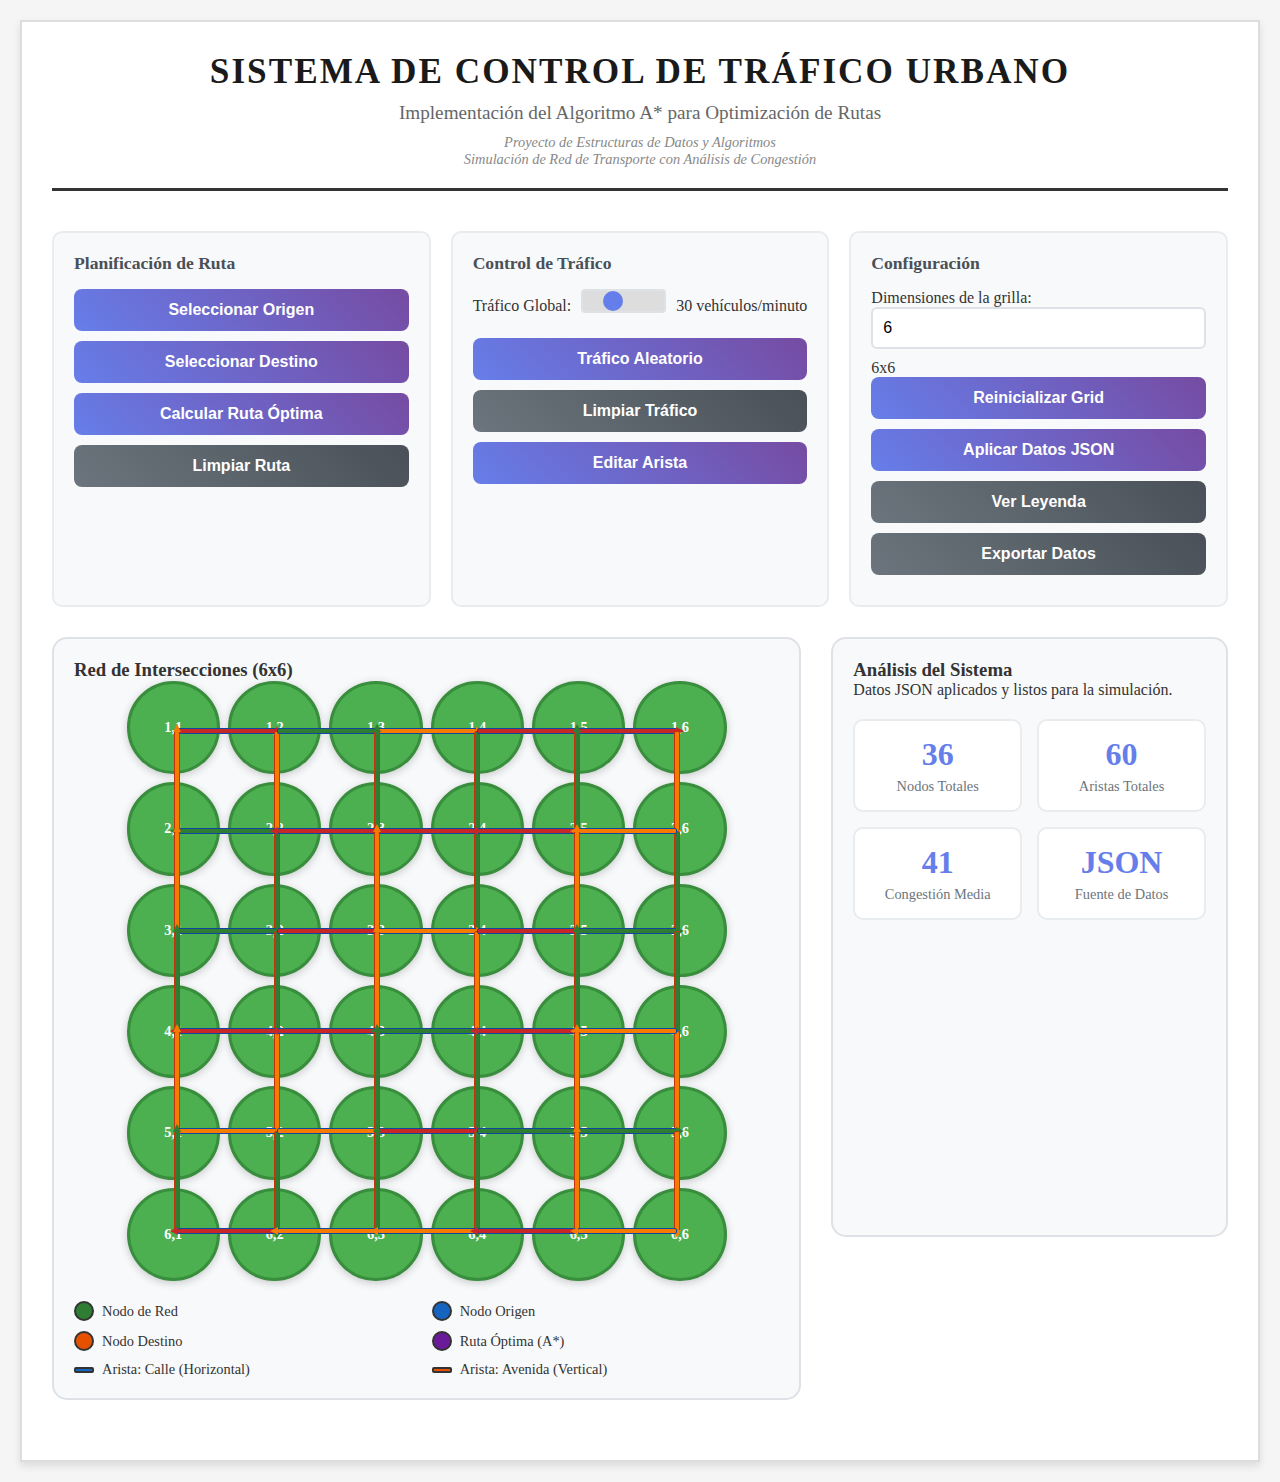
<file: index.html>
<!DOCTYPE html>
<html lang="es">
<head>
    <meta charset="UTF-8">
    <meta name="viewport" content="width=device-width, initial-scale=1.0">
    <title>Sistema de Control de Tráfico</title>
    <style>
        * {
            margin: 0;
            padding: 0;
            box-sizing: border-box;
        }

        body {
            font-family: 'Times New Roman', Times, serif;
            background: #f5f5f5;
            min-height: 100vh;
            padding: 20px;
            color: #333;
        }

        .container {
            max-width: 1400px;
            margin: 0 auto;
            background: white;
            border: 2px solid #ddd;
            padding: 30px;
            box-shadow: 0 4px 8px rgba(0,0,0,0.1);
        }

        .header {
            text-align: center;
            margin-bottom: 40px;
            border-bottom: 3px solid #333;
            padding-bottom: 20px;
        }

        .header h1 {
            font-size: 2.2em;
            margin-bottom: 10px;
            color: #1a1a1a;
            font-weight: bold;
            text-transform: uppercase;
            letter-spacing: 2px;
        }

        .header h2 {
            font-size: 1.2em;
            color: #666;
            font-weight: normal;
            margin-bottom: 10px;
        }

        .university-info {
            font-size: 0.9em;
            color: #888;
            font-style: italic;
        }

        .controls {
            display: grid;
            grid-template-columns: 1fr 1fr 1fr;
            gap: 20px;
            margin-bottom: 30px;
        }

        .control-group {
            background: #f8f9fa;
            padding: 20px;
            border-radius: 10px;
            border: 2px solid #e9ecef;
        }

        .control-group h3 {
            margin-bottom: 15px;
            color: #495057;
            font-size: 1.1em;
        }

        .grid-container {
            display: flex;
            gap: 30px;
            margin-bottom: 30px;
        }

        .traffic-grid {
            flex: 2;
            background: #f8f9fa;
            padding: 20px;
            border-radius: 15px;
            border: 2px solid #dee2e6;
        }

        .grid {
            display: grid;
            gap: 8px;
            width: 100%;
            max-width: 600px;
            aspect-ratio: 1;
            margin: 0 auto;
            position: relative;
        }

        .intersection {
            background: #4CAF50;
            border: 3px solid #388E3C;
            border-radius: 50%;
            display: flex;
            align-items: center;
            justify-content: center;
            cursor: pointer;
            transition: all 0.3s ease;
            position: relative;
            font-weight: bold;
            color: white;
            font-size: clamp(0.6em, 2vw, 0.9em);
            box-shadow: 0 2px 8px rgba(0,0,0,0.2);
            min-height: 30px;
            min-width: 30px;
        }

        .intersection:hover {
            transform: scale(1.15);
            background: #66BB6A;
            box-shadow: 0 4px 12px rgba(0,0,0,0.3);
        }

        .intersection.selected {
            background: #FF5722;
            border-color: #D84315;
            transform: scale(1.2);
        }

        .intersection.origin {
            background: #2196F3;
            border-color: #1976D2;
        }

        .intersection.destination {
            background: #FF9800;
            border-color: #F57C00;
        }

        .intersection.route {
            background: #9C27B0;
            border-color: #7B1FA2;
            animation: pulse 1.5s infinite;
        }

        @keyframes pulse {
            0% { transform: scale(1); }
            50% { transform: scale(1.1); }
            100% { transform: scale(1); }
        }

        .edge {
            position: absolute;
            background: #757575;
            transition: all 0.3s ease;
            border-radius: 2px;
            cursor: pointer;
            z-index: 1;
        }

        .edge::after {
            content: '';
            position: absolute;
            right: -8px;
            top: 50%;
            transform: translateY(-50%);
            width: 0;
            height: 0;
            border-left: 8px solid;
            border-top: 4px solid transparent;
            border-bottom: 4px solid transparent;
            border-left-color: inherit;
        }

        .edge.calle {
            background: #1565C0;
            border: 1px solid #0D47A1;
        }

        .edge.calle::after {
            border-left-color: #1565C0;
        }

        .edge.avenida {
            background: #E65100;
            border: 1px solid #BF360C;
        }

        .edge.avenida::after {
            border-left-color: #E65100;
        }


        .edge:hover {
            background: #333;
            transform: scaleY(1.5);
            z-index: 10;
            border-color: #333;
        }

        .edge:hover::after {
            border-left-color: #333;
        }

        .edge.congested-low {
            background: #2E7D32;
        }

        .edge.congested-low::after {
            border-left-color: #2E7D32;
        }

        .edge.congested-medium {
            background: #F57C00;
        }

        .edge.congested-medium::after {
            border-left-color: #F57C00;
        }

        .edge.congested-high {
            background: #C62828;
        }

        .edge.congested-high::after {
            border-left-color: #C62828;
        }

        .edge.route {
            background: #9C27B0;
            border-color: #7B1FA2;
            box-shadow: 0 0 12px rgba(156, 39, 176, 0.6);
        }

        .edge.route::after {
            border-left-color: #9C27B0;
        }

        .info-panel {
            flex: 1;
            background: #f8f9fa;
            padding: 20px;
            border-radius: 15px;
            border: 2px solid #dee2e6;
            max-height: 600px;
            overflow-y: auto;
        }

        .btn {
            background: linear-gradient(45deg, #667eea, #764ba2);
            color: white;
            border: none;
            padding: 12px 24px;
            border-radius: 8px;
            cursor: pointer;
            font-size: 1em;
            font-weight: 600;
            transition: all 0.3s ease;
            width: 100%;
            margin-bottom: 10px;
        }

        .btn:hover {
            transform: translateY(-2px);
            box-shadow: 0 6px 20px rgba(102, 126, 234, 0.4);
        }

        .btn:active {
            transform: translateY(0);
        }

        .btn-secondary {
            background: linear-gradient(45deg, #6c757d, #495057);
        }

        .btn-danger {
            background: linear-gradient(45deg, #dc3545, #c82333);
        }

        input, select {
            width: 100%;
            padding: 10px;
            border: 2px solid #dee2e6;
            border-radius: 6px;
            margin-bottom: 10px;
            font-size: 1em;
            transition: border-color 0.3s ease;
        }

        input:focus, select:focus {
            outline: none;
            border-color: #667eea;
            box-shadow: 0 0 0 3px rgba(102, 126, 234, 0.1);
        }

        .route-info {
            background: #e3f2fd;
            padding: 15px;
            border-radius: 8px;
            margin: 10px 0;
            border-left: 4px solid #2196F3;
        }

        .legend {
            display: grid;
            grid-template-columns: repeat(2, 1fr);
            gap: 10px;
            margin-top: 20px;
        }

        .legend-item {
            display: flex;
            align-items: center;
            gap: 8px;
            font-size: 0.9em;
        }

        .legend-color {
            width: 20px;
            height: 20px;
            border-radius: 50%;
            border: 2px solid #333;
        }

        .traffic-slider {
            margin: 10px 0;
        }

        .slider-container {
            display: flex;
            align-items: center;
            gap: 10px;
            margin-bottom: 15px;
        }

        .slider {
            flex: 1;
            height: 8px;
            border-radius: 4px;
            background: #ddd;
            outline: none;
            -webkit-appearance: none;
        }

        .slider::-webkit-slider-thumb {
            -webkit-appearance: none;
            appearance: none;
            width: 20px;
            height: 20px;
            border-radius: 50%;
            background: #667eea;
            cursor: pointer;
        }

        .modal {
            display: none;
            position: fixed;
            z-index: 1000;
            left: 0;
            top: 0;
            width: 100%;
            height: 100%;
            background-color: rgba(0,0,0,0.5);
        }

        .modal-content {
            background-color: white;
            margin: 10% auto;
            padding: 20px;
            border-radius: 15px;
            width: 80%;
            max-width: 500px;
            box-shadow: 0 10px 30px rgba(0,0,0,0.3);
        }

        .close {
            color: #aaa;
            float: right;
            font-size: 28px;
            font-weight: bold;
            cursor: pointer;
        }

        .close:hover {
            color: #000;
        }

        .stats {
            display: grid;
            grid-template-columns: repeat(auto-fit, minmax(150px, 1fr));
            gap: 15px;
            margin-top: 20px;
        }

        .stat-card {
            background: white;
            padding: 15px;
            border-radius: 10px;
            text-align: center;
            border: 2px solid #e9ecef;
        }

        .stat-value {
            font-size: 2em;
            font-weight: bold;
            color: #667eea;
        }

        .stat-label {
            color: #6c757d;
            font-size: 0.9em;
            margin-top: 5px;
        }
    </style>
</head>
<body>
    <div class="container">
        <div class="header">
            <h1>Sistema de Control de Tráfico Urbano</h1>
            <h2>Implementación del Algoritmo A* para Optimización de Rutas</h2>
            <div class="university-info">
                Proyecto de Estructuras de Datos y Algoritmos<br>
                Simulación de Red de Transporte con Análisis de Congestión
            </div>
        </div>

        <div class="controls">
            <div class="control-group">
                <h3>Planificación de Ruta</h3>
                <button class="btn" onclick="setRouteMode('origin')">Seleccionar Origen</button>
                <button class="btn" onclick="setRouteMode('destination')">Seleccionar Destino</button>
                <button class="btn" onclick="calculateRoute()">Calcular Ruta Óptima</button>
                <button class="btn btn-secondary" onclick="clearRoute()">Limpiar Ruta</button>
            </div>

            <div class="control-group">
                <h3>Control de Tráfico</h3>
                <div class="slider-container">
                    <label>Tráfico Global:</label>
                    <input type="range" id="globalTraffic" class="slider" min="0" max="100" value="30" onchange="updateGlobalTraffic(this.value)">
                    <span id="globalTrafficValue">30</span>
                </div>
                <button class="btn" onclick="randomizeTraffic()">Tráfico Aleatorio</button>
                <button class="btn btn-secondary" onclick="clearAllTraffic()">Limpiar Tráfico</button>
                <button class="btn" onclick="showTrafficModal()">Editar Arista</button>
            </div>

            <div class="control-group">
                <h3>Configuración</h3>
                <div class="input-container">
                    <label for="gridSize">Dimensiones de la grilla:</label>
                    <input type="number" id="gridSize" min="3" max="100" value="6" onchange="updateGridSize(this.value)">
                    <span id="gridSizeValue">6x6</span>
                </div>
                <button class="btn" onclick="initializeGrid()">Reinicializar Grid</button>
                <button class="btn" onclick="initializeGrid({ mode: 'json' })">Aplicar Datos JSON</button>
                <button class="btn btn-secondary" onclick="showLegend()">Ver Leyenda</button>
                <button class="btn btn-secondary" onclick="exportData()">Exportar Datos</button>
            </div>
        </div>

        <div class="grid-container">
            <div class="traffic-grid">
                <h3 id="gridTitle">Red de Intersecciones (6x6)</h3>
                <div class="grid" id="trafficGrid"></div>
                
                <div class="legend">
                    <div class="legend-item">
                        <div class="legend-color" style="background: #2E7D32;"></div>
                        <span>Nodo de Red</span>
                    </div>
                    <div class="legend-item">
                        <div class="legend-color" style="background: #1565C0;"></div>
                        <span>Nodo Origen</span>
                    </div>
                    <div class="legend-item">
                        <div class="legend-color" style="background: #E65100;"></div>
                        <span>Nodo Destino</span>
                    </div>
                    <div class="legend-item">
                        <div class="legend-color" style="background: #6A1B9A;"></div>
                        <span>Ruta Óptima (A*)</span>
                    </div>
                    <div class="legend-item">
                        <div class="legend-color" style="background: #1565C0; border-radius: 2px; height: 6px;"></div>
                        <span>Arista: Calle (Horizontal)</span>
                    </div>
                    <div class="legend-item">
                        <div class="legend-color" style="background: #E65100; border-radius: 2px; height: 6px;"></div>
                        <span>Arista: Avenida (Vertical)</span>
                    </div>
                </div>
            </div>

            <div class="info-panel">
                <h3>Análisis del Sistema</h3>
                <div id="infoContent">
                    <p><strong>Descripción:</strong> Sistema de simulación de red de tráfico impulsado por el algoritmo A* para la búsqueda de caminos dirigidos y eficientes.</p>
                    <br>
                    <p><strong>Metodología:</strong></p>
                    <ul style="margin-left: 20px; margin-top: 10px;">
                        <li>Definir nodo origen mediante selección directa</li>
                        <li>Definir nodo destino en la red</li>
                        <li>Ejecutar A* para encontrar la ruta de menor costo guiado por heurística</li>
                        <li>Ajustar parámetros de congestión (0-100 veh/min)</li>
                        <li>Analizar resultados y métricas de rendimiento</li>
                    </ul>
                    <br>
                    <p><strong>Nota:</strong> Las aristas muestran direccionalidad mediante flechas. Los pesos se calculan usando la fórmula: peso = (vehículos/min / 100) × multiplicador_tipo</p>
                </div>

                <div class="stats">
                    <div class="stat-card">
                        <div class="stat-value" id="totalIntersections">36</div>
                        <div class="stat-label">Nodos Totales</div>
                    </div>
                    <div class="stat-card">
                        <div class="stat-value" id="totalEdges">60</div>
                        <div class="stat-label">Aristas Totales</div>
                    </div>
                    <div class="stat-card">
                        <div class="stat-value" id="avgTraffic">0</div>
                        <div class="stat-label">Congestión Media</div>
                    </div>
                    <div class="stat-card">
                        <div class="stat-value" id="dataSourceTag">Procedural</div>
                        <div class="stat-label">Fuente de Datos</div>
                    </div>
                </div>
            </div>
        </div>
    </div>

    <!-- Modal para editar aristas -->
    <div id="trafficModal" class="modal">
        <div class="modal-content">
            <span class="close" onclick="closeTrafficModal()">&times;</span>
            <h3>Editar Tráfico de Arista</h3>
            <div id="modalContent">
                <p>Selecciona una arista en el mapa para editarla</p>
            </div>
        </div>
    </div>

        <script>
        class Intersection {
            constructor(row, col) {
                this.row = row;
                this.col = col;
                this.id = `${row},${col}`;
                this.neighbors = [];
                this.loadNS = 0;
                this.loadEW = 0;
            }

            calculateNeighbors(limit = gridSize) {
                let vrow = (this.col % 2 === 1) ? this.row - 1 : this.row + 1;
                let vcol = this.col;
                if (vrow < 1 || vrow > limit || vcol < 1 || vcol > limit) {
                    vrow = 0;
                    vcol = 0;
                }

                let hrow = this.row;
                let hcol = (this.row % 2 === 1) ? this.col + 1 : this.col - 1;
                if (hrow < 1 || hrow > limit || hcol < 1 || hcol > limit) {
                    hrow = 0;
                    hcol = 0;
                }

                return [vrow, vcol, hrow, hcol];
            }

            toString() {
                return `(${this.id})`;
            }
        }

        class Edge {
            constructor(from, to, type) {
                this.from = from;
                this.to = to;
                this.type = type;
                this.vehiclesPorMin = 0;
                this.weight = 0;
                this.weightMultiplier = type === 'calle' ? 1.20 : 0.80;
            }

            calculateWeight() {
                const divisor = Math.max(1, networkConfig.maxVehPerMin);
                const normalized = this.vehiclesPorMin / divisor;
                const multiplier = this.type === 'calle' ? networkConfig.multCalle : networkConfig.multAvenida;
                this.weightMultiplier = multiplier;
                const raw = normalized * multiplier;
                this.weight = Math.max(0, Math.min(1, raw));
            }

            setVehiclesPorMin(vpm) {
                this.vehiclesPorMin = Math.max(0, parseInt(vpm, 10) || 0);
                this.calculateWeight();
            }

            getDynamicCost() {
                const load = this.type === 'avenida' ? this.to.loadNS : this.to.loadEW;
                const penalty = 0.25 * load;
                return Math.max(0, Math.min(1, this.weight + penalty));
            }
        }

        const networkCache = { data: null, promise: null };

        let intersections = [];
        let edges = [];
        let grid = [];
        let selectedOrigin = null;
        let selectedDestination = null;
        let currentRoute = [];
        let routeMode = null;
        let selectedEdge = null;
        let gridSize = 6;
        let routeMetrics = null;
        let dataSource = 'procedural';
        let networkConfig = {
            maxVehPerMin: 100,
            multCalle: 1.20,
            multAvenida: 0.80
        };

        function resetSelections() {
            selectedOrigin = null;
            selectedDestination = null;
            currentRoute = [];
            routeMode = null;
            selectedEdge = null;
            routeMetrics = null;
        }

        async function loadNetworkData(forceRefresh = false) {
            if (!forceRefresh && networkCache.data) {
                return networkCache.data;
            }
            if (!forceRefresh && networkCache.promise) {
                return networkCache.promise;
            }
            networkCache.promise = fetch('red_vial.json', { cache: 'no-store' })
                .then(resp => resp.ok ? resp.json() : null)
                .then(data => {
                    networkCache.data = data;
                    return data;
                })
                .catch(() => null);
            return networkCache.promise;
        }

        function applyNetworkConfig(config = {}) {
            if (!config) return;
            if (typeof config.maxVehPerMin === 'number') {
                networkConfig.maxVehPerMin = config.maxVehPerMin;
            }
            if (typeof config.multCalle === 'number') {
                networkConfig.multCalle = config.multCalle;
            }
            if (typeof config.multAvenida === 'number') {
                networkConfig.multAvenida = config.multAvenida;
            }
        }

        async function initializeSystem({ mode = dataSource, force = false } = {}) {
            intersections = [];
            edges = [];
            grid = [];
            routeMetrics = null;

            let data = null;
            if (mode === 'json') {
                data = await loadNetworkData(force);
            }

            if (data) {
                dataSource = 'json';
                applyNetworkConfig(data.config);
                buildGraphFromJson(data);
            } else {
                dataSource = 'procedural';
                buildProceduralGraph(gridSize);
            }

            recomputeIntersectionLoads();
            updateStats();
        }

        function buildProceduralGraph(size) {
            for (let r = 1; r <= size; r++) {
                grid[r] = [];
                for (let c = 1; c <= size; c++) {
                    const node = new Intersection(r, c);
                    grid[r][c] = node;
                    intersections.push(node);
                }
            }

            for (let r = 1; r <= size; r++) {
                for (let c = 1; c <= size; c++) {
                    const intersection = grid[r][c];
                    const neighbors = intersection.calculateNeighbors(size);

                    if (neighbors[0] && neighbors[1]) {
                        const neighbor = grid[neighbors[0]][neighbors[1]];
                        if (!edgeExists(intersection, neighbor)) {
                            const edge = new Edge(intersection, neighbor, 'avenida');
                            edges.push(edge);
                            intersection.neighbors.push(edge);
                        }
                    }

                    if (neighbors[2] && neighbors[3]) {
                        const neighbor = grid[neighbors[2]][neighbors[3]];
                        if (!edgeExists(intersection, neighbor)) {
                            const edge = new Edge(intersection, neighbor, 'calle');
                            edges.push(edge);
                            intersection.neighbors.push(edge);
                        }
                    }
                }
            }
        }

        function buildGraphFromJson(data) {
            const nodes = new Map();
            let maxRow = 0;
            let maxCol = 0;

            (data.semaforos || []).forEach(info => {
                const id = info.id || `${info.fila},${info.columna}`;
                const node = new Intersection(info.fila, info.columna);
                node.loadNS = parseFloat(info.loadNS ?? 0);
                node.loadEW = parseFloat(info.loadEW ?? 0);
                nodes.set(id, node);
                maxRow = Math.max(maxRow, info.fila);
                maxCol = Math.max(maxCol, info.columna);
            });

            (data.aristas || []).forEach(raw => {
                const [fromRow, fromCol] = raw.origen.split(',').map(Number);
                const [toRow, toCol] = raw.destino.split(',').map(Number);
                const fromId = raw.origen;
                const toId = raw.destino;
                maxRow = Math.max(maxRow, fromRow, toRow);
                maxCol = Math.max(maxCol, fromCol, toCol);
                if (!nodes.has(fromId)) nodes.set(fromId, new Intersection(fromRow, fromCol));
                if (!nodes.has(toId)) nodes.set(toId, new Intersection(toRow, toCol));
            });

            gridSize = Math.max(maxRow, maxCol);

            for (let r = 1; r <= gridSize; r++) {
                grid[r] = [];
                for (let c = 1; c <= gridSize; c++) {
                    const id = `${r},${c}`;
                    if (!nodes.has(id)) {
                        nodes.set(id, new Intersection(r, c));
                    }
                    grid[r][c] = nodes.get(id);
                }
            }

            intersections = Array.from(nodes.values());

            (data.aristas || []).forEach(raw => {
                const from = nodes.get(raw.origen);
                const to = nodes.get(raw.destino);
                if (!from || !to) return;
                const tipo = raw.tipo && raw.tipo.toLowerCase().includes('avenida') ? 'avenida' : 'calle';
                const edge = new Edge(from, to, tipo);
                edge.setVehiclesPorMin(raw.vehiculosPorMin ?? 0);
                edges.push(edge);
                from.neighbors.push(edge);
            });
        }

        function edgeExists(a, b) {
            return edges.some(edge =>
                (edge.from === a && edge.to === b) || (edge.from === b && edge.to === a)
            );
        }

        function recomputeIntersectionLoads() {
            const accumulator = new Map();

            edges.forEach(edge => {
                const bucket = edge.type === 'avenida' ? 'vertical' : 'horizontal';
                const info = accumulator.get(edge.to.id) || { vertical: [], horizontal: [] };
                info[bucket].push(edge.weight);
                accumulator.set(edge.to.id, info);
            });

            intersections.forEach(node => {
                const info = accumulator.get(node.id) || { vertical: [], horizontal: [] };
                node.loadNS = average(info.vertical);
                node.loadEW = average(info.horizontal);
            });
        }

        function average(list) {
            if (!list.length) return 0;
            return list.reduce((sum, value) => sum + value, 0) / list.length;
        }

        function heuristic(a, b) {
            const dx = a.row - b.row;
            const dy = a.col - b.col;
            return Math.sqrt(dx * dx + dy * dy);
        }

        function reconstructRoute(prev, current) {
            const route = [];
            let node = current;
            while (node) {
                route.unshift(node);
                node = prev.get(node);
            }
            return route;
        }

        function astar(origin, destination) {
            const gScore = new Map();
            const fScore = new Map();
            const cameFrom = new Map();
            const openSet = new Set();
            const closedSet = new Set();

            intersections.forEach(node => {
                gScore.set(node, Infinity);
                fScore.set(node, Infinity);
            });

            gScore.set(origin, 0);
            fScore.set(origin, heuristic(origin, destination));
            openSet.add(origin);

            let expanded = 0;
            let requeued = 0;

            while (openSet.size > 0) {
                let current = null;
                let minScore = Infinity;
                openSet.forEach(node => {
                    const score = fScore.get(node) ?? Infinity;
                    if (score < minScore) {
                        minScore = score;
                        current = node;
                    }
                });

                if (!current) break;

                if (current === destination) {
                    return {
                        route: reconstructRoute(cameFrom, current),
                        metrics: {
                            cost: gScore.get(destination),
                            expanded,
                            requeued,
                            heuristic: heuristic(origin, destination)
                        }
                    };
                }

                openSet.delete(current);
                closedSet.add(current);
                expanded++;

                current.neighbors.forEach(edge => {
                    const neighbor = edge.to;
                    if (closedSet.has(neighbor)) return;

                    const tentative = gScore.get(current) + edge.getDynamicCost();
                    if (tentative < (gScore.get(neighbor) ?? Infinity)) {
                        cameFrom.set(neighbor, current);
                        gScore.set(neighbor, tentative);
                        fScore.set(neighbor, tentative + heuristic(neighbor, destination));
                        if (openSet.has(neighbor)) {
                            requeued++;
                        }
                        openSet.add(neighbor);
                    }
                });
            }

            throw new Error(`No existe ruta entre ${origin} y ${destination}`);
        }

        function renderGrid() {
            const gridElement = document.getElementById('trafficGrid');
            gridElement.innerHTML = '';
            gridElement.style.gridTemplateColumns = `repeat(${gridSize}, 1fr)`;
            gridElement.style.gridTemplateRows = `repeat(${gridSize}, 1fr)`;

            for (let r = 1; r <= gridSize; r++) {
                for (let c = 1; c <= gridSize; c++) {
                    const intersection = grid[r] && grid[r][c];
                    if (!intersection) continue;
                    const element = document.createElement('div');
                    element.className = 'intersection';
                    element.textContent = `${r},${c}`;
                    element.style.gridColumn = c;
                    element.style.gridRow = r;
                    element.onclick = () => selectIntersection(intersection);

                    if (intersection === selectedOrigin) {
                        element.classList.add('origin');
                    } else if (intersection === selectedDestination) {
                        element.classList.add('destination');
                    } else if (currentRoute.includes(intersection)) {
                        element.classList.add('route');
                    }

                    gridElement.appendChild(element);
                }
            }

            edges.forEach(edge => {
                const fromPos = getGridPosition(edge.from);
                const toPos = getGridPosition(edge.to);
                const edgeElement = document.createElement('div');
                edgeElement.className = `edge ${edge.type}`;
                edgeElement.onclick = () => selectEdge(edge);

                const deltaX = toPos.x - fromPos.x;
                const deltaY = toPos.y - fromPos.y;
                const length = Math.sqrt(deltaX * deltaX + deltaY * deltaY);
                const angle = Math.atan2(deltaY, deltaX) * 180 / Math.PI;
                const centerX = (fromPos.x + toPos.x) / 2;
                const centerY = (fromPos.y + toPos.y) / 2;

                edgeElement.style.width = `${length}px`;
                edgeElement.style.height = `6px`;
                edgeElement.style.left = `${centerX - length / 2}px`;
                edgeElement.style.top = `${centerY - 3}px`;
                edgeElement.style.transform = `rotate(${angle}deg)`;

                const cost = edge.getDynamicCost();
                if (cost < 0.33) {
                    edgeElement.classList.add('congested-low');
                } else if (cost < 0.66) {
                    edgeElement.classList.add('congested-medium');
                } else {
                    edgeElement.classList.add('congested-high');
                }
                if (isEdgeInCurrentRoute(edge)) {
                    edgeElement.classList.add('route');
                }
                edgeElement.title = `Peso dinámico: ${cost.toFixed(3)} | Tráfico: ${edge.vehiclesPorMin} veh/min`;

                gridElement.appendChild(edgeElement);
            });
        }

        function getGridPosition(intersection) {
            const gridElement = document.getElementById('trafficGrid');
            const rect = gridElement.getBoundingClientRect();
            const cellWidth = rect.width / gridSize;
            const cellHeight = rect.height / gridSize;
            const x = (intersection.col - 0.5) * cellWidth;
            const y = (intersection.row - 0.5) * cellHeight;
            return { x, y };
        }

        function isEdgeInCurrentRoute(edge) {
            for (let i = 0; i < currentRoute.length - 1; i++) {
                if (currentRoute[i] === edge.from && currentRoute[i + 1] === edge.to) {
                    return true;
                }
            }
            return false;
        }

        function selectIntersection(intersection) {
            if (routeMode === 'origin') {
                selectedOrigin = intersection;
                updateInfoPanel(`Nodo origen seleccionado: ${intersection}`);
            } else if (routeMode === 'destination') {
                selectedDestination = intersection;
                updateInfoPanel(`Nodo destino seleccionado: ${intersection}`);
            } else {
                updateInfoPanel('Define si deseas seleccionar origen o destino antes de hacer clic en una intersección.');
                return;
            }
            renderGrid();
        }

        function selectEdge(edge) {
            selectedEdge = edge;
            const max = networkConfig.maxVehPerMin;
            updateInfoPanel(`
                <h4>Análisis de Arista: ${edge.from} → ${edge.to}</h4>
                <p><strong>Tipo de vía:</strong> ${edge.type.charAt(0).toUpperCase() + edge.type.slice(1)}</p>
                <p><strong>Flujo vehicular:</strong> ${edge.vehiclesPorMin} vehículos/minuto</p>
                <p><strong>Peso normalizado:</strong> ${edge.weight.toFixed(4)}</p>
                <p><strong>Peso dinámico (A*):</strong> ${edge.getDynamicCost().toFixed(4)}</p>
                <p><strong>Multiplicador aplicado:</strong> ${edge.weightMultiplier.toFixed(2)}</p>
                <div style="margin-top: 15px; border: 1px solid #ddd; padding: 15px;">
                    <label><strong>Ajuste de parámetros:</strong></label>
                    <input type="range" min="0" max="${max}" value="${edge.vehiclesPorMin}" 
                           onchange="updateEdgeTraffic(${edges.indexOf(edge)}, this.value)"
                           style="width: 100%; margin: 10px 0;">
                    <div style="display: flex; justify-content: space-between;">
                        <span>0 veh/min</span>
                        <span><strong>${edge.vehiclesPorMin} veh/min</strong></span>
                        <span>${max} veh/min</span>
                    </div>
                </div>
            `);
        }

        function setRouteMode(mode) {
            routeMode = mode;
            updateInfoPanel(
                mode === 'origin'
                    ? 'Ahora selecciona el nodo origen para el algoritmo A*.'
                    : 'Selecciona el nodo destino para completar la ruta.'
            );
        }

        function calculateRoute() {
            if (!selectedOrigin || !selectedDestination) {
                alert('Error: define origen y destino antes de ejecutar la búsqueda.');
                return;
            }

            try {
                const result = astar(selectedOrigin, selectedDestination);
                currentRoute = result.route;
                routeMetrics = result.metrics;
                const totalWeight = routeMetrics.cost ?? calculateRouteWeight(currentRoute);

                updateInfoPanel(`
                    <h4>Resultado del Algoritmo A*</h4>
                    <p><strong>Nodo Origen:</strong> ${selectedOrigin}</p>
                    <p><strong>Nodo Destino:</strong> ${selectedDestination}</p>
                    <p><strong>Nodos en la ruta:</strong> ${currentRoute.length}</p>
                    <p><strong>Costo heurístico inicial:</strong> ${routeMetrics.heuristic.toFixed(3)}</p>
                    <p><strong>Costo real acumulado:</strong> ${totalWeight.toFixed(3)}</p>
                    <p><strong>Nodos expandidos:</strong> ${routeMetrics.expanded}</p>
                    <p><strong>Reencolados:</strong> ${routeMetrics.requeued}</p>
                    <div class="route-info">
                        <h5>Secuencia de nodos:</h5>
                        <ol style="margin-left: 20px;">
                            ${currentRoute.map((intersection, index) =>
                                `<li>Nodo ${intersection}${index === 0 ? ' (origen)' : index === currentRoute.length - 1 ? ' (destino)' : ''}</li>`
                            ).join('')}
                        </ol>
                    </div>
                `);
                renderGrid();
            } catch (error) {
                alert(`Error en el cálculo: ${error.message}`);
            }
        }

        function calculateRouteWeight(route) {
            let total = 0;
            for (let i = 0; i < route.length - 1; i++) {
                const current = route[i];
                const next = route[i + 1];
                const edge = current.neighbors.find(e => e.to === next);
                if (edge) {
                    total += edge.getDynamicCost();
                }
            }
            return total;
        }

        function clearRoute() {
            resetSelections();
            updateInfoPanel('Ruta limpiada. Selecciona nuevo origen y destino.');
            renderGrid();
        }

        function randomizeTraffic() {
            edges.forEach(edge => {
                edge.setVehiclesPorMin(Math.floor(Math.random() * networkConfig.maxVehPerMin));
            });
            recomputeIntersectionLoads();
            updateStats();
            renderGrid();
            updateInfoPanel('Tráfico aleatorio generado en todas las aristas.');
        }

        function clearAllTraffic() {
            edges.forEach(edge => edge.setVehiclesPorMin(0));
            recomputeIntersectionLoads();
            updateStats();
            renderGrid();
            updateInfoPanel('Tráfico limpiado en todas las aristas.');
        }

        function updateGlobalTraffic(value) {
            document.getElementById('globalTrafficValue').textContent = `${value} vehículos/minuto`;
            edges.forEach(edge => edge.setVehiclesPorMin(parseInt(value, 10) || 0));
            recomputeIntersectionLoads();
            updateStats();
            renderGrid();
        }

        function updateEdgeTraffic(edgeIndex, value) {
            const edge = edges[edgeIndex];
            if (!edge) return;
            edge.setVehiclesPorMin(parseInt(value, 10) || 0);
            recomputeIntersectionLoads();
            updateStats();
            renderGrid();
            selectEdge(edge);
        }

        function updateStats() {
            const avgTraffic = edges.length === 0
                ? 0
                : edges.reduce((sum, edge) => sum + edge.vehiclesPorMin, 0) / edges.length;
            document.getElementById('avgTraffic').textContent = Math.round(avgTraffic);
            document.getElementById('totalEdges').textContent = edges.length;
            document.getElementById('totalIntersections').textContent = intersections.length;
            document.getElementById('dataSourceTag').textContent = dataSource === 'json' ? 'JSON' : 'Procedural';
        }

        function updateGridSize(value) {
            const parsed = parseInt(value, 10) || gridSize;
            gridSize = Math.max(3, parsed);
            document.getElementById('gridSizeValue').textContent = `${gridSize}x${gridSize}`;
            document.getElementById('gridTitle').textContent = `Red de Intersecciones (${gridSize}x${gridSize})`;
            initializeGrid({ mode: 'procedural', size: gridSize, message: 'Grilla procedural actualizada.' });
        }

        function updateInfoPanel(content) {
            document.getElementById('infoContent').innerHTML = content;
        }

        async function initializeGrid(options = {}) {
            const mode = options.mode || dataSource;
            if (options.size) {
                gridSize = options.size;
            }
            resetSelections();
            await initializeSystem({ mode, force: options.force === true });
            syncGridMetadata();
            renderGrid();
            const defaultMessage = dataSource === 'json'
                ? 'Datos JSON aplicados y listos para la simulación.'
                : 'Grilla procedural lista para ajustes.';
            updateInfoPanel(options.message || defaultMessage);
        }

        function syncGridMetadata() {
            const title = document.getElementById('gridTitle');
            const gridLabel = document.getElementById('gridSizeValue');
            const gridInput = document.getElementById('gridSize');
            if (title) title.textContent = `Red de Intersecciones (${gridSize}x${gridSize})`;
            if (gridLabel) gridLabel.textContent = `${gridSize}x${gridSize}`;
            if (gridInput) gridInput.value = gridSize;

            const slider = document.getElementById('globalTraffic');
            if (slider) {
                slider.max = networkConfig.maxVehPerMin;
                if (parseInt(slider.value, 10) > networkConfig.maxVehPerMin) {
                    slider.value = networkConfig.maxVehPerMin;
                }
                document.getElementById('globalTrafficValue').textContent = `${slider.value} vehículos/minuto`;
            }
        }

        function showTrafficModal() {
            document.getElementById('trafficModal').style.display = 'block';
        }

        function closeTrafficModal() {
            document.getElementById('trafficModal').style.display = 'none';
        }

        function showLegend() {
            updateInfoPanel(`
                <h4>Leyenda rápida</h4>
                <ul style="margin-left: 20px;">
                    <li>Verde: intersección disponible</li>
                    <li>Azul/Naranja: origen y destino seleccionados</li>
                    <li>Morado: nodos en la ruta óptima</li>
                    <li>Aristas verdes/amarillas/rojas: baja, media y alta congestión</li>
                </ul>
            `);
        }

        function exportData() {
            const data = {
                config: networkConfig,
                intersections: intersections.map(i => ({
                    row: i.row,
                    col: i.col,
                    loadNS: i.loadNS,
                    loadEW: i.loadEW
                })),
                edges: edges.map(e => ({
                    from: { row: e.from.row, col: e.from.col },
                    to: { row: e.to.row, col: e.to.col },
                    type: e.type,
                    vehiclesPorMin: e.vehiclesPorMin,
                    weight: e.weight
                })),
                route: currentRoute.map(i => ({ row: i.row, col: i.col }))
            };

            const blob = new Blob([JSON.stringify(data, null, 2)], { type: 'application/json' });
            const url = URL.createObjectURL(blob);
            const a = document.createElement('a');
            a.href = url;
            a.download = 'traffic_data.json';
            a.click();
            URL.revokeObjectURL(url);
        }

        window.addEventListener('load', () => {
            initializeGrid({ mode: 'json' });
        });

        window.onclick = function(event) {
            const modal = document.getElementById('trafficModal');
            if (event.target === modal) {
                modal.style.display = 'none';
            }
        };
    </script>

</body>
</html>
</file>
